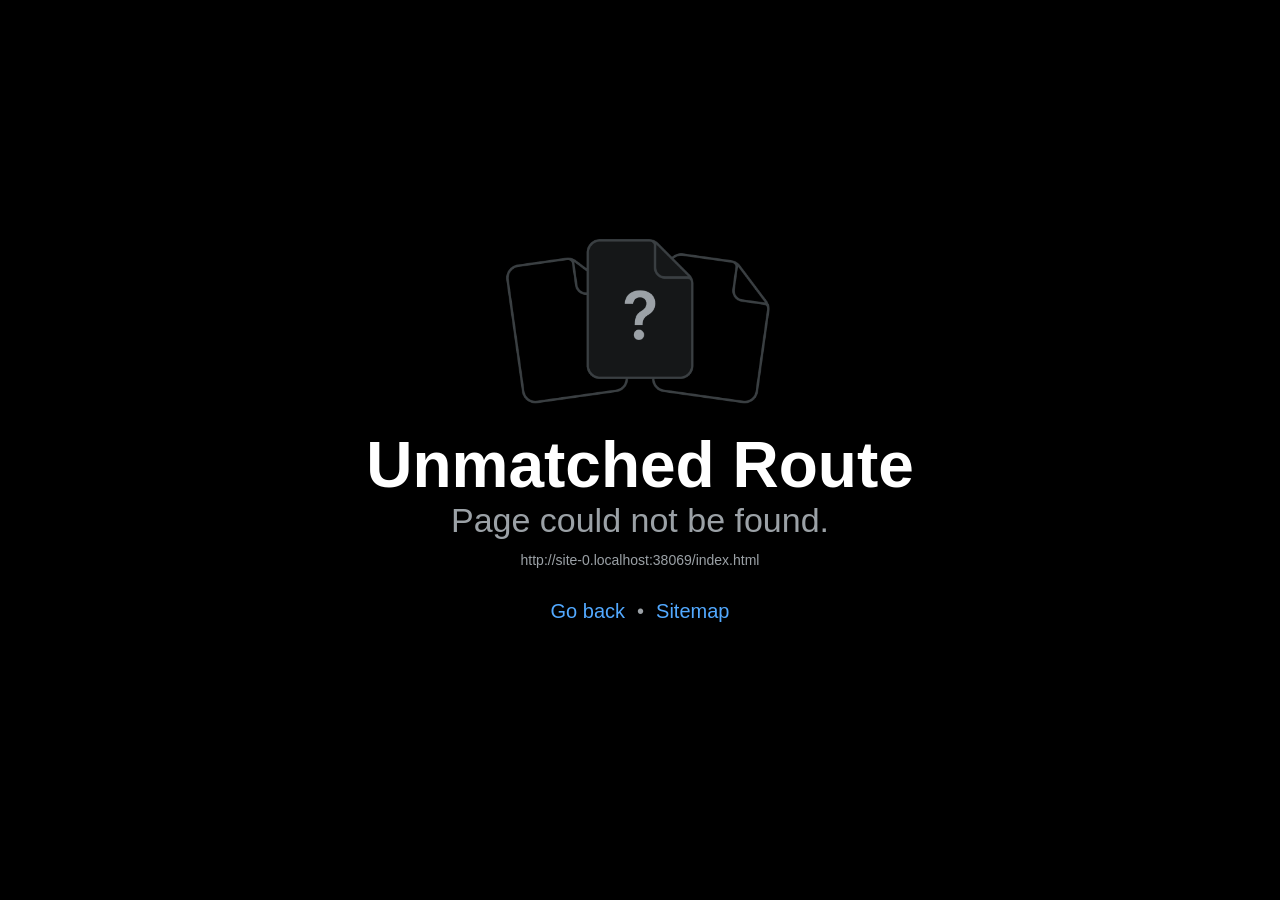
<file: kharcha/index.html>
<!doctype html>
<html lang="en">
  <head><script>(function(){try{var r=sessionStorage.getItem("kharcha-route");if(r){sessionStorage.removeItem("kharcha-route");if(r.indexOf("/kharcha/")===0)history.replaceState(null,"",r);}}catch(e){}})();</script>
    <meta charset="utf-8" />
    <meta httpEquiv="X-UA-Compatible" content="IE=edge" />
    <meta name="viewport" content="width=device-width, initial-scale=1, shrink-to-fit=no" />
    <title>Kharcha</title>
    <!-- The `react-native-web` recommended style reset: https://necolas.github.io/react-native-web/docs/setup/#root-element -->
    <style id="expo-reset">
      /* These styles make the body full-height */
      html,
      body {
        height: 100%;
      }
      /* These styles disable body scrolling if you are using <ScrollView> */
      body {
        overflow: hidden;
      }
      /* These styles make the root element full-height */
      #root {
        display: flex;
        height: 100%;
        flex: 1;
      }
    </style>
  <link rel="icon" href="/kharcha/favicon.ico"/><link rel="preload" href="/kharcha/_expo/static/css/global-776868a1c81f22d4d44eb0b2a504adb2.css" as="style">
<link rel="stylesheet" href="/kharcha/_expo/static/css/global-776868a1c81f22d4d44eb0b2a504adb2.css"></head>

  <body>
    <!-- Use static rendering with Expo Router to support running without JavaScript. -->
    <noscript> You need to enable JavaScript to run this app. </noscript>
    <!-- The root element for your Expo app. -->
    <div id="root"></div>
  <script src="/kharcha/_expo/static/js/web/__expo-metro-runtime-8c088df87a31e4e6accd81c554ec290d.js" defer></script><script src="/kharcha/_expo/static/js/web/__common-76db73b1034aac00fc3f76e12958439f.js" defer></script><script src="/kharcha/_expo/static/js/web/entry-7e92cc9f2a0f1b243330edc361cc52dc.js" defer></script>
</body>
</html>
</file>
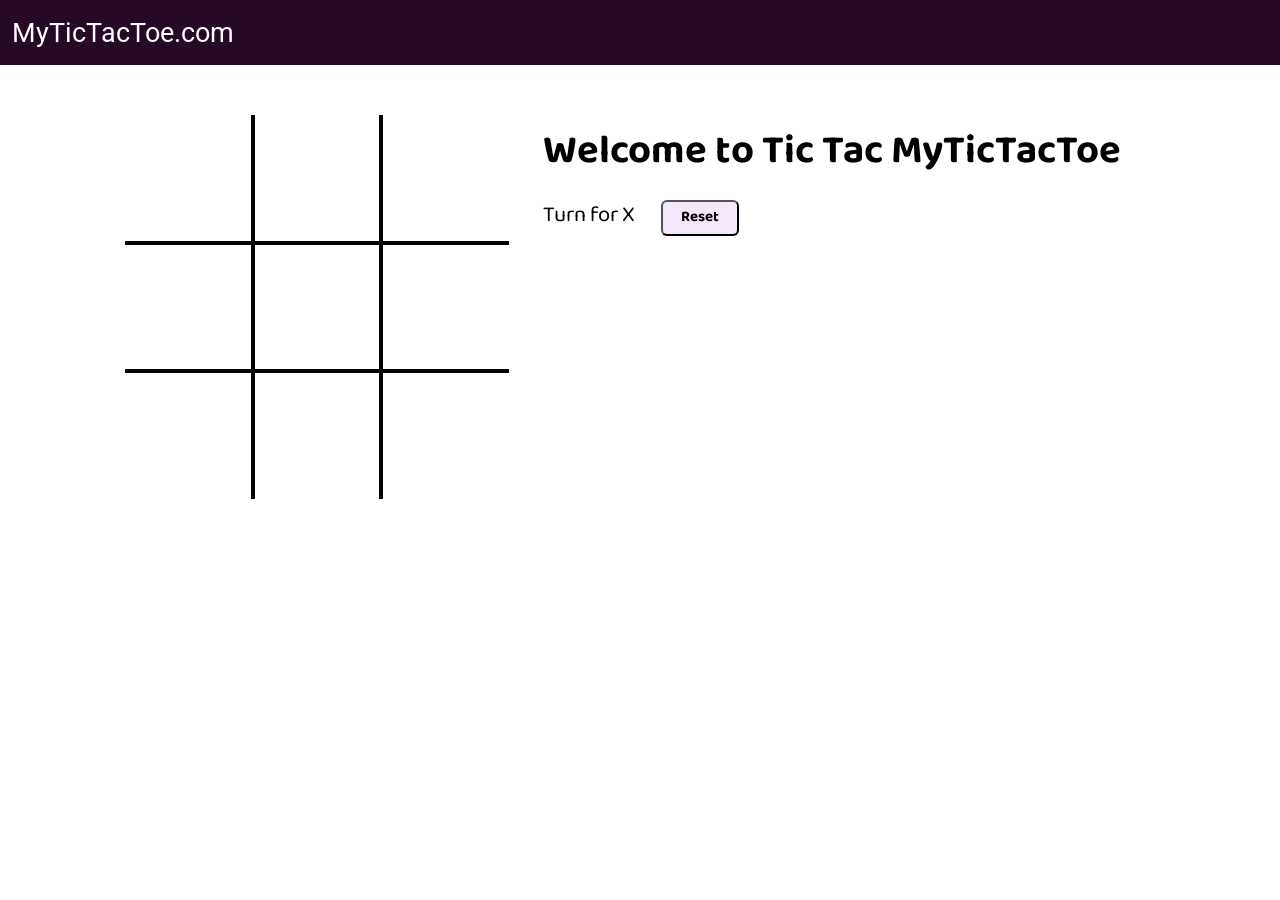
<file: tic-tac-toe/index.html>
<!DOCTYPE html>
<html lang="en">
  <head>
    <meta charset="UTF-8" />
    <meta http-equiv="X-UA-Compatible" content="IE=edge" />
    <meta name="viewport" content="width=device-width, initial-scale=1.0" />
    <title>Tic Tac Toe</title>
    <link rel="stylesheet" href="style.css" />
  </head>
  <body>
    <nav>
      <ul>
        <li>MyTicTacToe.com</li>
      </ul>
    </nav>

    <div class="gameContainer">
        <div class="container">
          <div class="line"></div>
        <div class="box bt-0 bl-0"><span class="boxtext"></span></div>
        <div class="box bt-0"><span class="boxtext"></span></div>
        <div class="box bt-0 br-0"><span class="boxtext"></span></div>
        <div class="box bl-0"><span class="boxtext"></span></div>
        <div class="box"><span class="boxtext"></span></div>
        <div class="box br-0"><span class="boxtext"></span></div>
        <div class="box bl-0 bb-0"><span class="boxtext"></span></div>
        <div class="box bb-0"><span class="boxtext"></span></div>
        <div class="box bb-0 br-0"><span class="boxtext"></span></div>
      </div>
      <div class="gameInfo">
        <h1>Welcome to Tic Tac MyTicTacToe</h1>
        <div>
          <span class="info">Turn for X</span>
          <button id="reset">Reset</button>
        </div>
        <div class="imgbox">
          <img src="excited.gif" alt="" />
        </div>
      </div>
    </div>
    <script src="script.js"></script>
  </body>
</html>
</file>
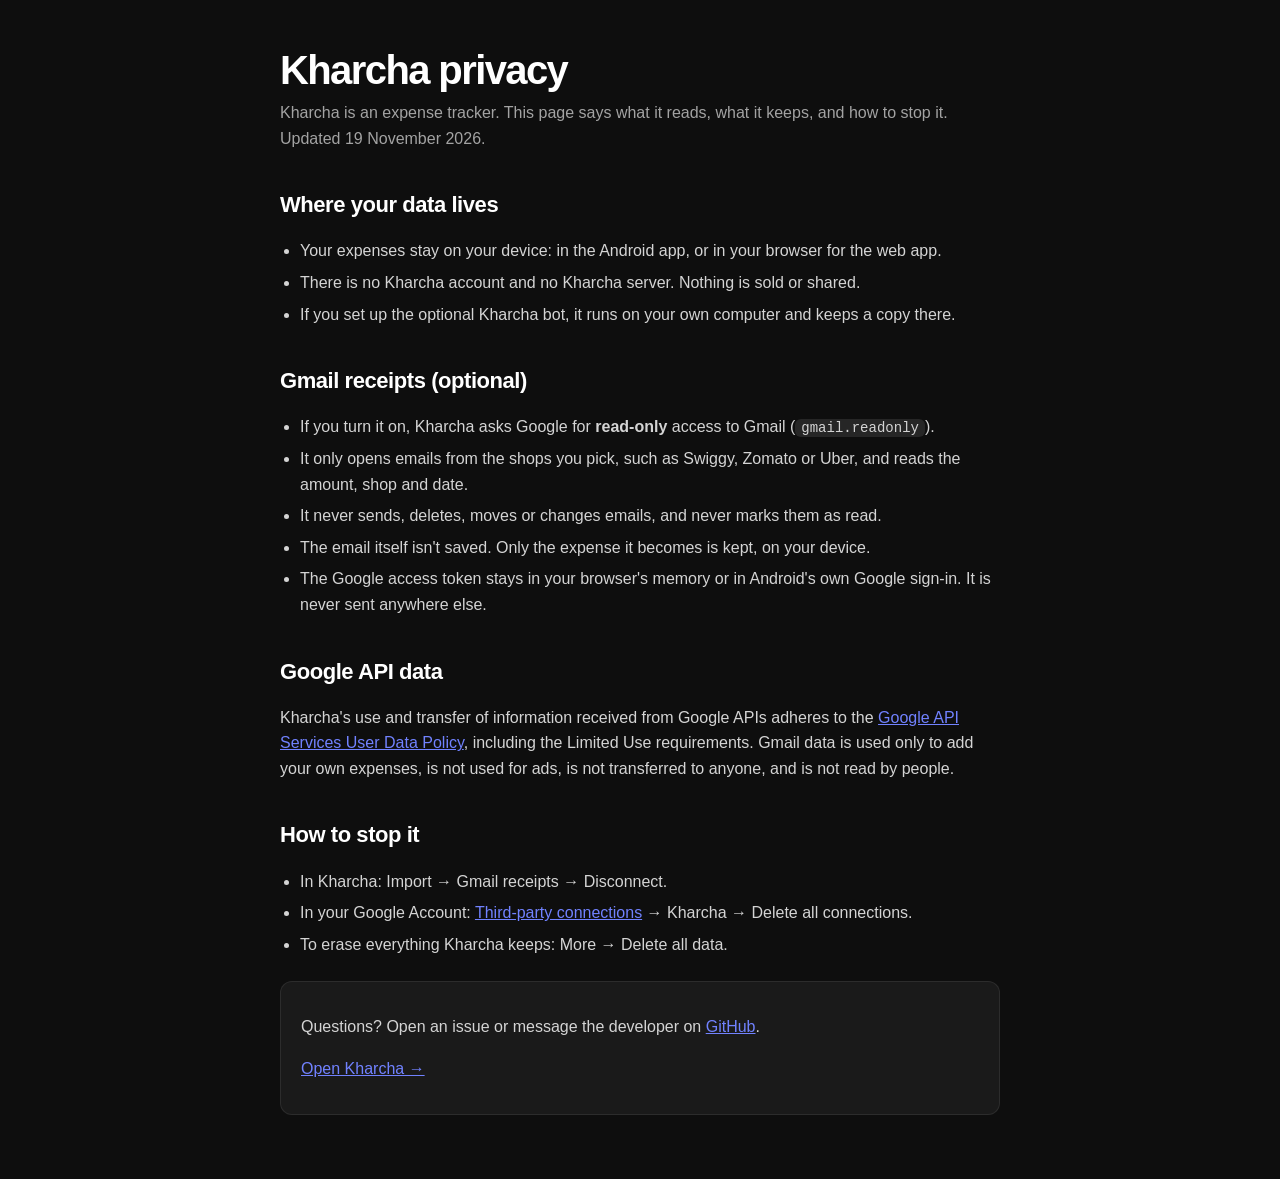
<file: kharcha-privacy.html>
<!doctype html>
<html lang="en">
<head>
  <meta charset="utf-8">
  <meta name="viewport" content="width=device-width, initial-scale=1">
  <title>Kharcha · Privacy</title>
  <meta name="description" content="What Kharcha reads, what it keeps, and how to stop it.">
  <meta http-equiv="Content-Security-Policy" content="default-src 'none'; style-src 'unsafe-inline'; base-uri 'none'; form-action 'none'">
  <meta name="referrer" content="no-referrer">
  <style>
    :root { color-scheme: dark; }
    body { margin: 0; background: #0E0E0E; color: #FFFFFF; font: 16px/1.6 -apple-system, BlinkMacSystemFont, "Segoe UI", Inter, Roboto, sans-serif; }
    main { max-width: 720px; margin: 0 auto; padding: 48px 20px 64px; }
    h1 { font-size: 40px; line-height: 1.1; letter-spacing: -0.04em; margin: 0 0 8px; }
    h2 { font-size: 22px; letter-spacing: -0.02em; margin: 36px 0 8px; }
    p, li { color: #D4D4D4; }
    .sub { color: #A3A3A3; margin: 0 0 24px; }
    ul { padding-left: 20px; }
    li { margin: 6px 0; }
    a { color: #7182FF; }
    .card { background: #1A1A1A; border: 1px solid rgba(255,255,255,0.08); border-radius: 12px; padding: 16px 20px; margin-top: 24px; }
    code { background: #262626; border-radius: 6px; padding: 1px 6px; font-size: 14px; }
  </style>
</head>
<body>
<main>
  <h1>Kharcha privacy</h1>
  <p class="sub">Kharcha is an expense tracker. This page says what it reads, what it keeps, and how to stop it. Updated 19 November 2026.</p>

  <h2>Where your data lives</h2>
  <ul>
    <li>Your expenses stay on your device: in the Android app, or in your browser for the web app.</li>
    <li>There is no Kharcha account and no Kharcha server. Nothing is sold or shared.</li>
    <li>If you set up the optional Kharcha bot, it runs on your own computer and keeps a copy there.</li>
  </ul>

  <h2>Gmail receipts (optional)</h2>
  <ul>
    <li>If you turn it on, Kharcha asks Google for <strong>read-only</strong> access to Gmail (<code>gmail.readonly</code>).</li>
    <li>It only opens emails from the shops you pick, such as Swiggy, Zomato or Uber, and reads the amount, shop and date.</li>
    <li>It never sends, deletes, moves or changes emails, and never marks them as read.</li>
    <li>The email itself isn't saved. Only the expense it becomes is kept, on your device.</li>
    <li>The Google access token stays in your browser's memory or in Android's own Google sign-in. It is never sent anywhere else.</li>
  </ul>

  <h2>Google API data</h2>
  <p>Kharcha's use and transfer of information received from Google APIs adheres to the <a href="https://developers.google.com/terms/api-services-user-data-policy">Google API Services User Data Policy</a>, including the Limited Use requirements. Gmail data is used only to add your own expenses, is not used for ads, is not transferred to anyone, and is not read by people.</p>

  <h2>How to stop it</h2>
  <ul>
    <li>In Kharcha: Import → Gmail receipts → Disconnect.</li>
    <li>In your Google Account: <a href="https://myaccount.google.com/connections">Third-party connections</a> → Kharcha → Delete all connections.</li>
    <li>To erase everything Kharcha keeps: More → Delete all data.</li>
  </ul>

  <div class="card">
    <p>Questions? Open an issue or message the developer on <a href="https://github.com/gargshishirr">GitHub</a>.</p>
    <p><a href="/kharcha/">Open Kharcha →</a></p>
  </div>
</main>
</body>
</html>
</file>
<file: kharcha/_expo/static/css/global-776868a1c81f22d4d44eb0b2a504adb2.css>
:root{--lightningcss-light: ;--lightningcss-dark:initial;color-scheme:dark}html,body{background-color:#0e0e0e}html[data-theme=light]{--lightningcss-light:initial;--lightningcss-dark: ;color-scheme:light}html[data-theme=light],html[data-theme=light] body{background-color:#f5f5f7}:focus-visible{outline-offset:2px;outline:2px solid #7182ff!important}html[data-theme=light] :focus-visible{outline-color:#3149d7!important}input:focus-visible,textarea:focus-visible{outline:none!important}::selection{background-color:#7182ff59}*{scrollbar-width:thin;scrollbar-color:#ffffff2e transparent}html[data-theme=light] *{scrollbar-color:#14121038 transparent}@media (prefers-reduced-motion:reduce){*,:before,:after{scroll-behavior:auto!important;transition-duration:.01ms!important;animation-duration:.01ms!important;animation-iteration-count:1!important}}
</file>
<file: tic-tac-toe/style.css>
@import url('https://fonts.googleapis.com/css2?family=Baloo+Bhaina+2&family=Roboto&display=swap');
*{
    margin: 0;
    padding: 0;
}

nav{
    background-color: rgb(37, 9, 37);
    color: white;
    height: 65px;
    font-size: 27px;
    display: flex;
    align-items: center;
    padding: 0 12px;
    font-family: 'Roboto', sans-serif;
}

nav ul{
    list-style-type: none;
}

.gameContainer{ 
    display: flex;
    justify-content: center;
    margin-top: 50px;
}

.container{
    display: grid;
    grid-template-rows: repeat(3, 10vw);
    grid-template-columns: repeat(3, 10vw);
    font-family: 'Roboto', sans-serif;
    position: relative;
}

.box{
    border: 2px solid black;
    font-size: 8vw;
    cursor: pointer;
    display: flex;
    justify-content: center;
    align-items: center;
}

.box:hover{
    background-color: rgb(242, 234, 250);
}

.info {
    font-size: 22px;
}

.gameInfo{
    padding: 0 34px;
    font-family: 'Baloo Bhaina 2', cursive;
}

.gameInfo h1{
    font-size: 2.5rem;
}

.imgbox img{
    width: 0;
    transition: width 1s ease-in-out;
}

.br-0{
    border-right: 0;
}

.bl-0{
    border-left: 0;
}

.bt-0{
    border-top: 0;
}

.bb-0{
    border-bottom: 0;
}

#reset {
    margin: 0 23px;
    padding: 1px 18px;
    background: #f3e7f9;
    border-radius: 6px;
    cursor: pointer;
    font-family: 'Baloo Bhaina 2';
    font-size: 15px;
    font-weight: bolder;
}

.line{
    background-color: black;
    height: 3px;
    width: 0;
    position: absolute;
    background-color: #911d91;
    transition: width 1s ease-in-out;
}

@media screen and (max-width: 950px)
{
    .gameContainer{
        flex-wrap: wrap;
    }
    .gameInfo{
        margin-top: 34px;
    }
    .gameInfo h1{
        font-size: 1.5rem;
    }
    .container { 
        grid-template-rows: repeat(3, 20vw);
        grid-template-columns: repeat(3, 20vw);
    }
}
</file>
